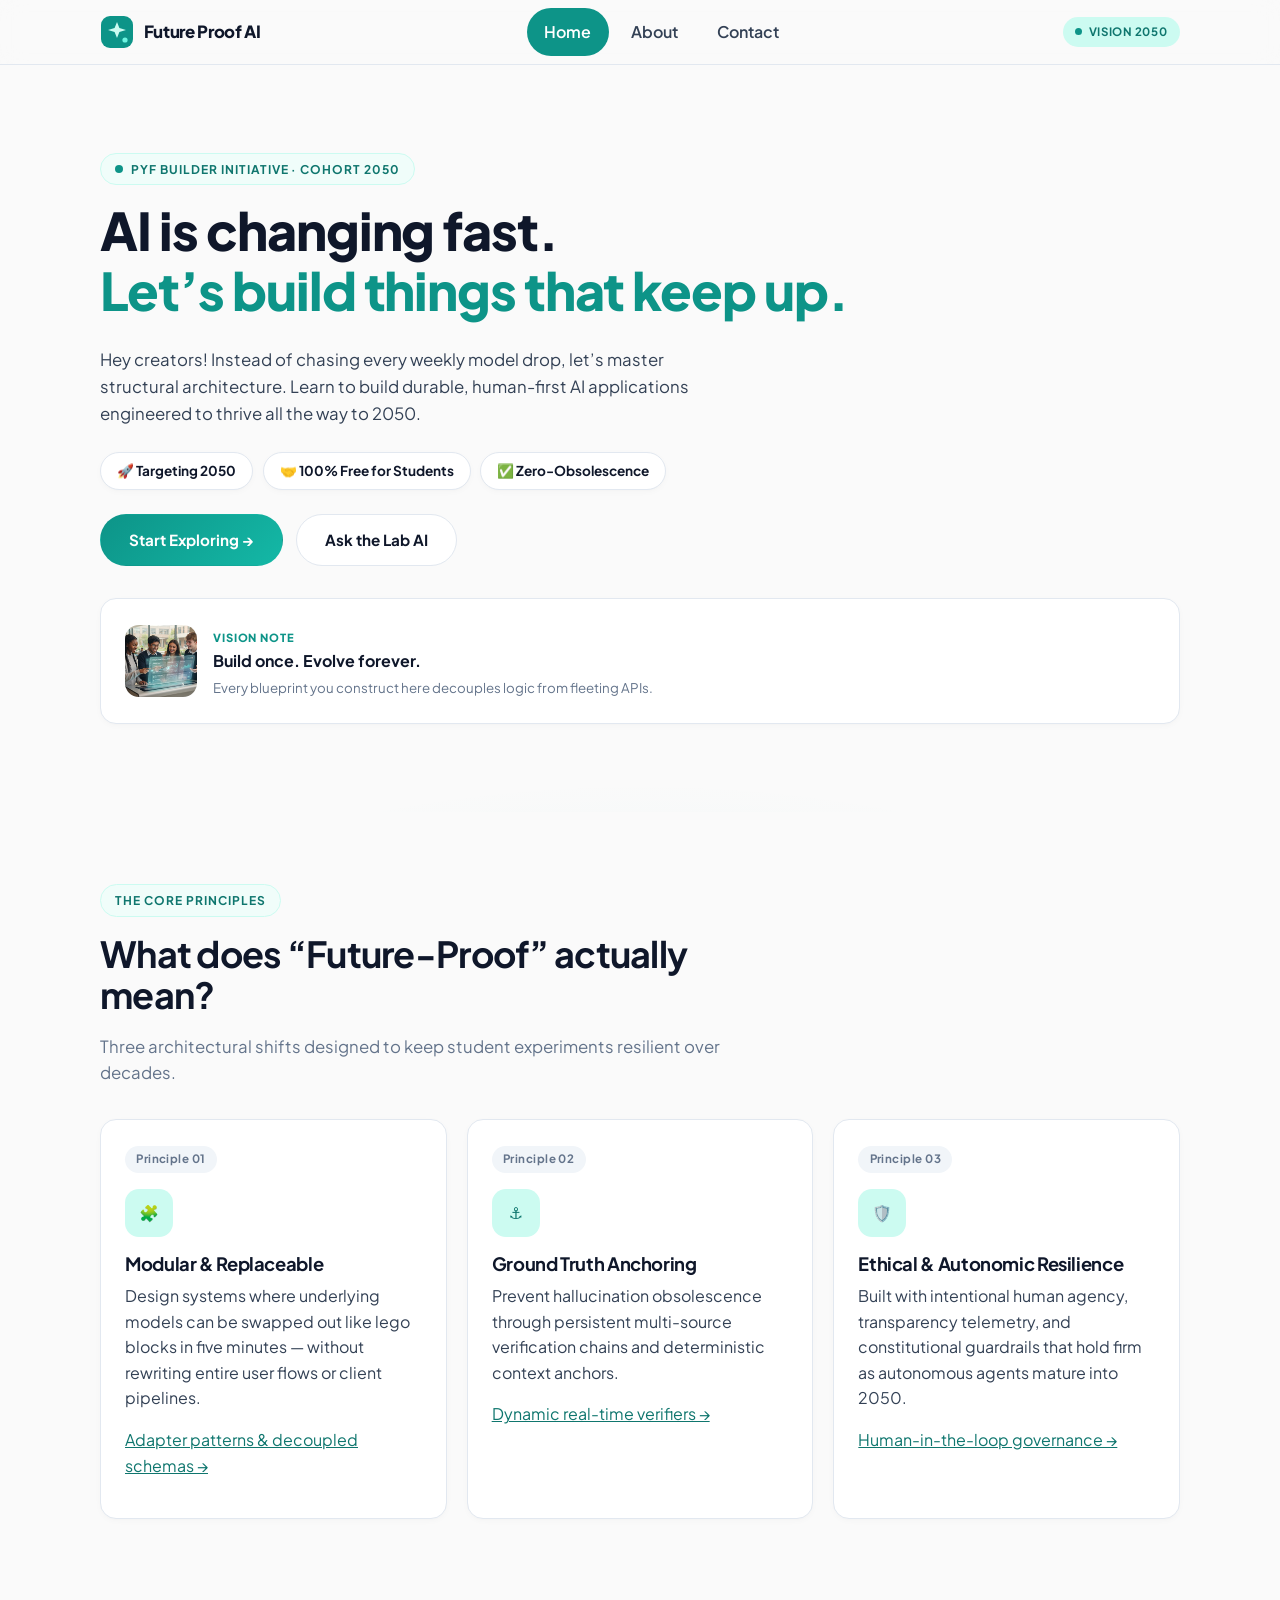
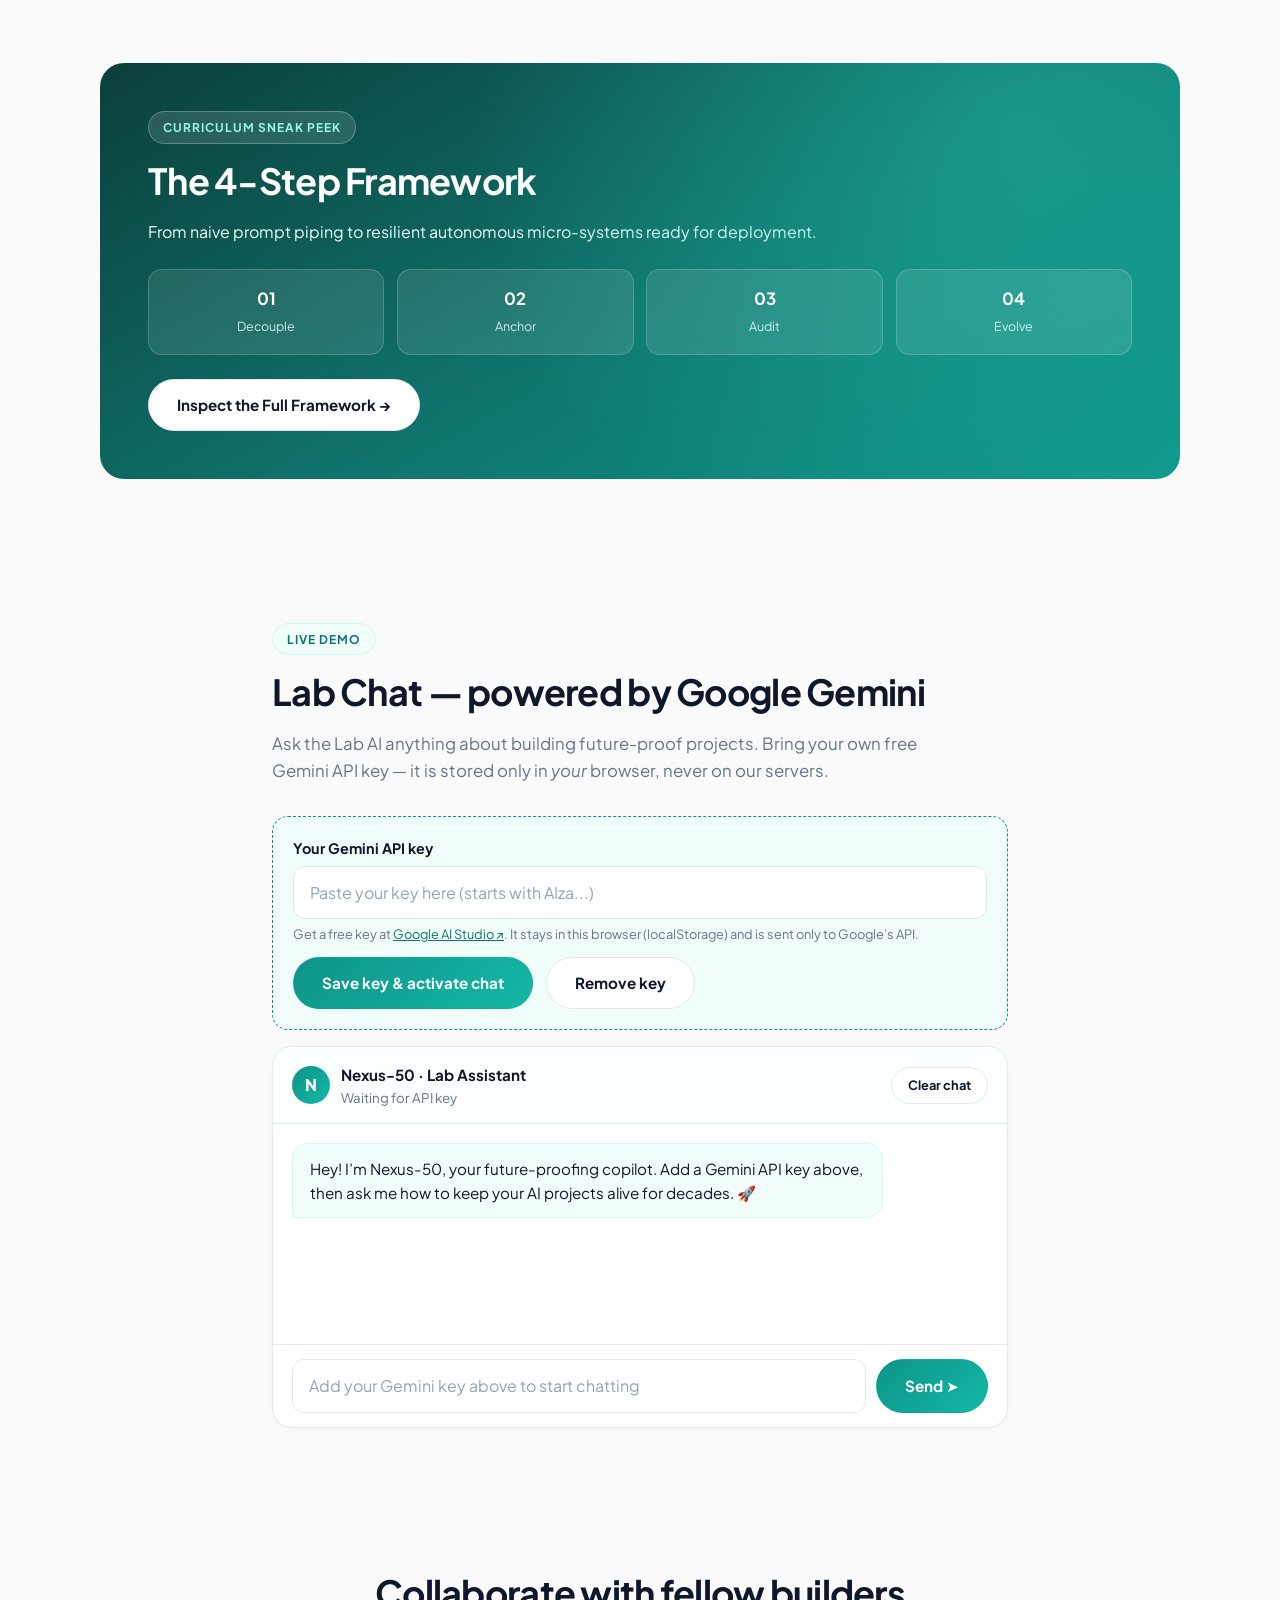
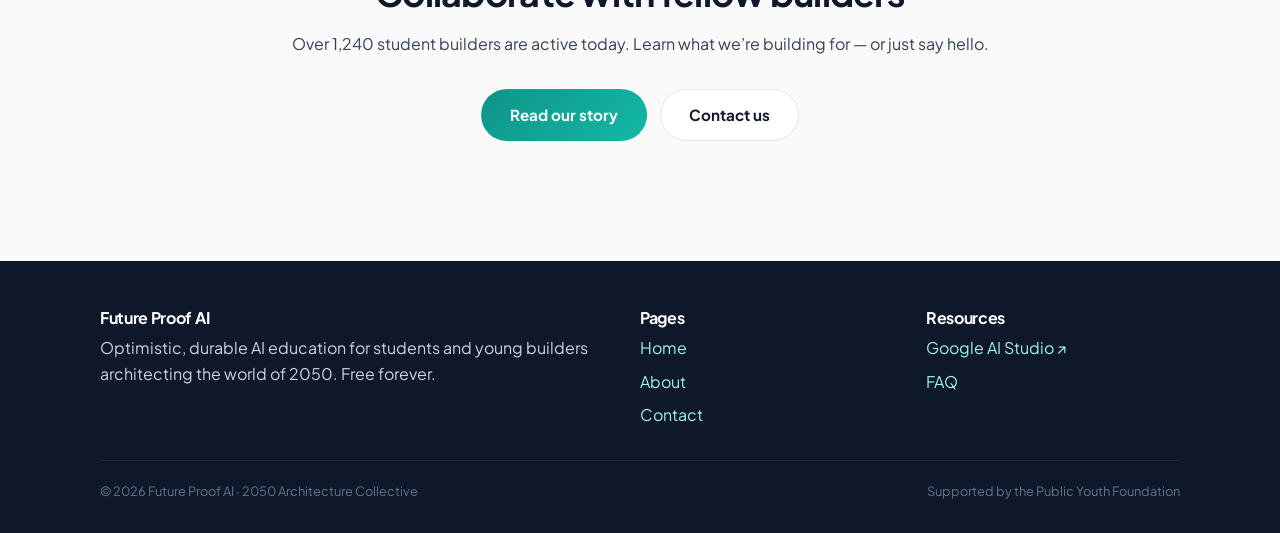
<file: index.html>
<!DOCTYPE html>
<html lang="en">
<head>
  <meta charset="UTF-8">
  <meta name="viewport" content="width=device-width, initial-scale=1.0">
  <title>Future Proof AI — Build AI that keeps up to 2050</title>
  <meta name="description" content="Future Proof AI teaches students and young builders how to create durable, human-first AI applications designed to thrive all the way to 2050.">
  <link rel="icon" type="image/svg+xml" href="assets/favicon.svg">
  <link rel="preconnect" href="https://fonts.googleapis.com">
  <link rel="preconnect" href="https://fonts.gstatic.com" crossorigin>
  <link href="https://fonts.googleapis.com/css2?family=Plus+Jakarta+Sans:wght@400;500;600;700;800&display=swap" rel="stylesheet">
  <link rel="stylesheet" href="css/styles.css">
</head>
<body>
  <a class="skip-link" href="#main">Skip to main content</a>

  <header class="site-header">
    <div class="container nav-bar">
      <a class="brand" href="index.html" aria-label="Future Proof AI home">
        <svg width="34" height="34" viewBox="0 0 34 34" aria-hidden="true" focusable="false">
          <rect x="1" y="1" width="32" height="32" rx="9" fill="#0d9488"/>
          <path d="M17 7l2.4 6.1L26 15l-6.6 1.9L17 23l-2.4-6.1L8 15l6.6-1.9z" fill="#ccfbf1"/>
          <circle cx="25" cy="25" r="2.6" fill="#6df5e1"/>
        </svg>
        Future Proof AI
      </a>
      <nav aria-label="Main navigation">
        <button class="nav-toggle" type="button" aria-expanded="false" aria-controls="nav-links">
          <span aria-hidden="true">☰</span> Menu
        </button>
        <ul class="nav-links" id="nav-links">
          <li><a href="index.html" aria-current="page">Home</a></li>
          <li><a href="about.html">About</a></li>
          <li><a href="contact.html">Contact</a></li>
        </ul>
      </nav>
      <span class="vision-badge"><span class="dot" aria-hidden="true"></span>VISION 2050</span>
    </div>
  </header>

  <main id="main">
    <!-- ============ HERO ============ -->
    <section class="hero">
      <div class="container">
        <p class="eyebrow"><span class="dot" aria-hidden="true"></span>PYF Builder Initiative · Cohort 2050</p>
        <h1>AI is changing fast.<br><span class="accent">Let’s build things that keep up.</span></h1>
        <p class="lead" style="max-width:38rem; font-size:1.05rem; color:var(--body);">
          Hey creators! Instead of chasing every weekly model drop, let’s master structural
          architecture. Learn to build durable, human-first AI applications engineered to
          thrive all the way to 2050.
        </p>

        <div class="stat-pills">
          <span>🚀 Targeting 2050</span>
          <span>🤝 100% Free for Students</span>
          <span>✅ Zero-Obsolescence</span>
        </div>

        <div class="hero-actions">
          <a class="btn btn-primary" href="#principles">Start Exploring →</a>
          <a class="btn btn-ghost" href="#lab-chat">Ask the Lab AI</a>
        </div>

        <div class="card vision-note">
          <img src="assets/img/students.jpg" alt="Young students collaborating around a glowing holographic interface" width="72" height="72">
          <div>
            <span class="label">Vision Note</span>
            <strong>Build once. Evolve forever.</strong>
            <small>Every blueprint you construct here decouples logic from fleeting APIs.</small>
          </div>
        </div>
      </div>
    </section>

    <!-- ============ CORE PRINCIPLES ============ -->
    <section id="principles" aria-labelledby="principles-h">
      <div class="container">
        <p class="eyebrow">The Core Principles</p>
        <div class="section-intro">
          <h2 id="principles-h">What does “Future-Proof” actually mean?</h2>
          <p class="lead">Three architectural shifts designed to keep student experiments resilient over decades.</p>
        </div>

        <div class="grid grid-3">
          <article class="card">
            <span class="tag">Principle 01</span>
            <div class="icon-badge" style="margin-top:1rem;" aria-hidden="true">🧩</div>
            <h3>Modular &amp; Replaceable</h3>
            <p>Design systems where underlying models can be swapped out like lego blocks in five minutes — without rewriting entire user flows or client pipelines.</p>
            <p><a href="about.html#how-it-works">Adapter patterns &amp; decoupled schemas →</a></p>
          </article>

          <article class="card">
            <span class="tag">Principle 02</span>
            <div class="icon-badge" style="margin-top:1rem;" aria-hidden="true">⚓</div>
            <h3>Ground Truth Anchoring</h3>
            <p>Prevent hallucination obsolescence through persistent multi-source verification chains and deterministic context anchors.</p>
            <p><a href="about.html#case-studies">Dynamic real-time verifiers →</a></p>
          </article>

          <article class="card">
            <span class="tag">Principle 03</span>
            <div class="icon-badge" style="margin-top:1rem;" aria-hidden="true">🛡️</div>
            <h3>Ethical &amp; Autonomic Resilience</h3>
            <p>Built with intentional human agency, transparency telemetry, and constitutional guardrails that hold firm as autonomous agents mature into 2050.</p>
            <p><a href="about.html#pillars">Human-in-the-loop governance →</a></p>
          </article>
        </div>
      </div>
    </section>

    <!-- ============ 4-STEP FRAMEWORK ============ -->
    <section aria-labelledby="framework-h">
      <div class="container">
        <div class="panel-dark">
          <p class="eyebrow" style="background:rgba(255,255,255,.12); border-color:rgba(255,255,255,.25); color:#99f6e4;">Curriculum Sneak Peek</p>
          <h2 id="framework-h">The 4-Step Framework</h2>
          <p>From naive prompt piping to resilient autonomous micro-systems ready for deployment.</p>
          <div class="steps-grid">
            <div class="step"><b>01</b><span>Decouple</span></div>
            <div class="step"><b>02</b><span>Anchor</span></div>
            <div class="step"><b>03</b><span>Audit</span></div>
            <div class="step"><b>04</b><span>Evolve</span></div>
          </div>
          <a class="btn btn-ghost" href="about.html#how-it-works">Inspect the Full Framework →</a>
        </div>
      </div>
    </section>

    <!-- ============ LAB CHAT (GEMINI AI) ============ -->
    <section id="lab-chat" aria-labelledby="chat-h">
      <div class="container">
        <div class="chat-wrap">
          <p class="eyebrow">Live Demo</p>
          <div class="section-intro">
            <h2 id="chat-h">Lab Chat — powered by Google Gemini</h2>
            <p class="lead">Ask the Lab AI anything about building future-proof projects. Bring your own free Gemini API key — it is stored only in <em>your</em> browser, never on our servers.</p>
          </div>

          <div class="chat-keybox" id="keybox">
            <label for="gemini-key">Your Gemini API key</label>
            <input type="password" id="gemini-key" name="gemini-key" autocomplete="off"
                   placeholder="Paste your key here (starts with AIza...)">
            <p class="hint">Get a free key at <a href="https://aistudio.google.com/apikey" target="_blank" rel="noopener noreferrer">Google AI Studio ↗</a>. It stays in this browser (localStorage) and is sent only to Google’s API.</p>
            <div class="hero-actions" style="margin-top:.75rem;">
              <button class="btn btn-primary" type="button" id="save-key">Save key &amp; activate chat</button>
              <button class="btn btn-ghost" type="button" id="remove-key">Remove key</button>
            </div>
          </div>

          <div class="chat-window">
            <div class="chat-head">
              <div class="who">
                <span class="avatar" aria-hidden="true">N</span>
                <div>
                  <strong>Nexus-50 · Lab Assistant</strong>
                  <small id="chat-status">Waiting for API key</small>
                </div>
              </div>
              <button class="btn btn-ghost" type="button" id="clear-chat" style="padding:.45rem 1rem; font-size:.8rem;">Clear chat</button>
            </div>
            <div class="chat-log" id="chat-log" role="log" aria-live="polite" aria-label="Chat messages">
              <div class="msg ai">Hey! I’m Nexus-50, your future-proofing copilot. Add a Gemini API key above, then ask me how to keep your AI projects alive for decades. 🚀</div>
            </div>
            <form class="chat-form" id="chat-form">
              <label class="visually-hidden" for="chat-input">Type your message</label>
              <input type="text" id="chat-input" name="chat-input" placeholder="Ask about model lock-in, adapters, ethics…" autocomplete="off">
              <button class="btn btn-primary" type="submit" id="chat-send" aria-label="Send message">Send ➤</button>
            </form>
          </div>
        </div>
      </div>
    </section>

    <!-- ============ CTA ============ -->
    <section class="cta-band" aria-labelledby="cta-h">
      <div class="container">
        <h2 id="cta-h">Collaborate with fellow builders</h2>
        <p class="lead">Over 1,240 student builders are active today. Learn what we’re building for — or just say hello.</p>
        <div class="hero-actions" style="justify-content:center;">
          <a class="btn btn-primary" href="about.html">Read our story</a>
          <a class="btn btn-ghost" href="contact.html">Contact us</a>
        </div>
      </div>
    </section>
  </main>

  <footer class="site-footer">
    <div class="container">
      <div class="footer-grid">
        <div>
          <h2>Future Proof AI</h2>
          <p>Optimistic, durable AI education for students and young builders architecting the world of 2050. Free forever.</p>
        </div>
        <div>
          <h3>Pages</h3>
          <ul>
            <li><a href="index.html">Home</a></li>
            <li><a href="about.html">About</a></li>
            <li><a href="contact.html">Contact</a></li>
          </ul>
        </div>
        <div>
          <h3>Resources</h3>
          <ul>
            <li><a href="https://aistudio.google.com/apikey" target="_blank" rel="noopener noreferrer">Google AI Studio ↗</a></li>
            <li><a href="contact.html#faq">FAQ</a></li>
          </ul>
        </div>
      </div>
      <div class="footer-bottom">
        <span>© <span id="year">2026</span> Future Proof AI · 2050 Architecture Collective</span>
        <span>Supported by the Public Youth Foundation</span>
      </div>
    </div>
  </footer>

  <script src="js/main.js"></script>
  <script src="js/gemini.js"></script>
</body>
</html>
</file>
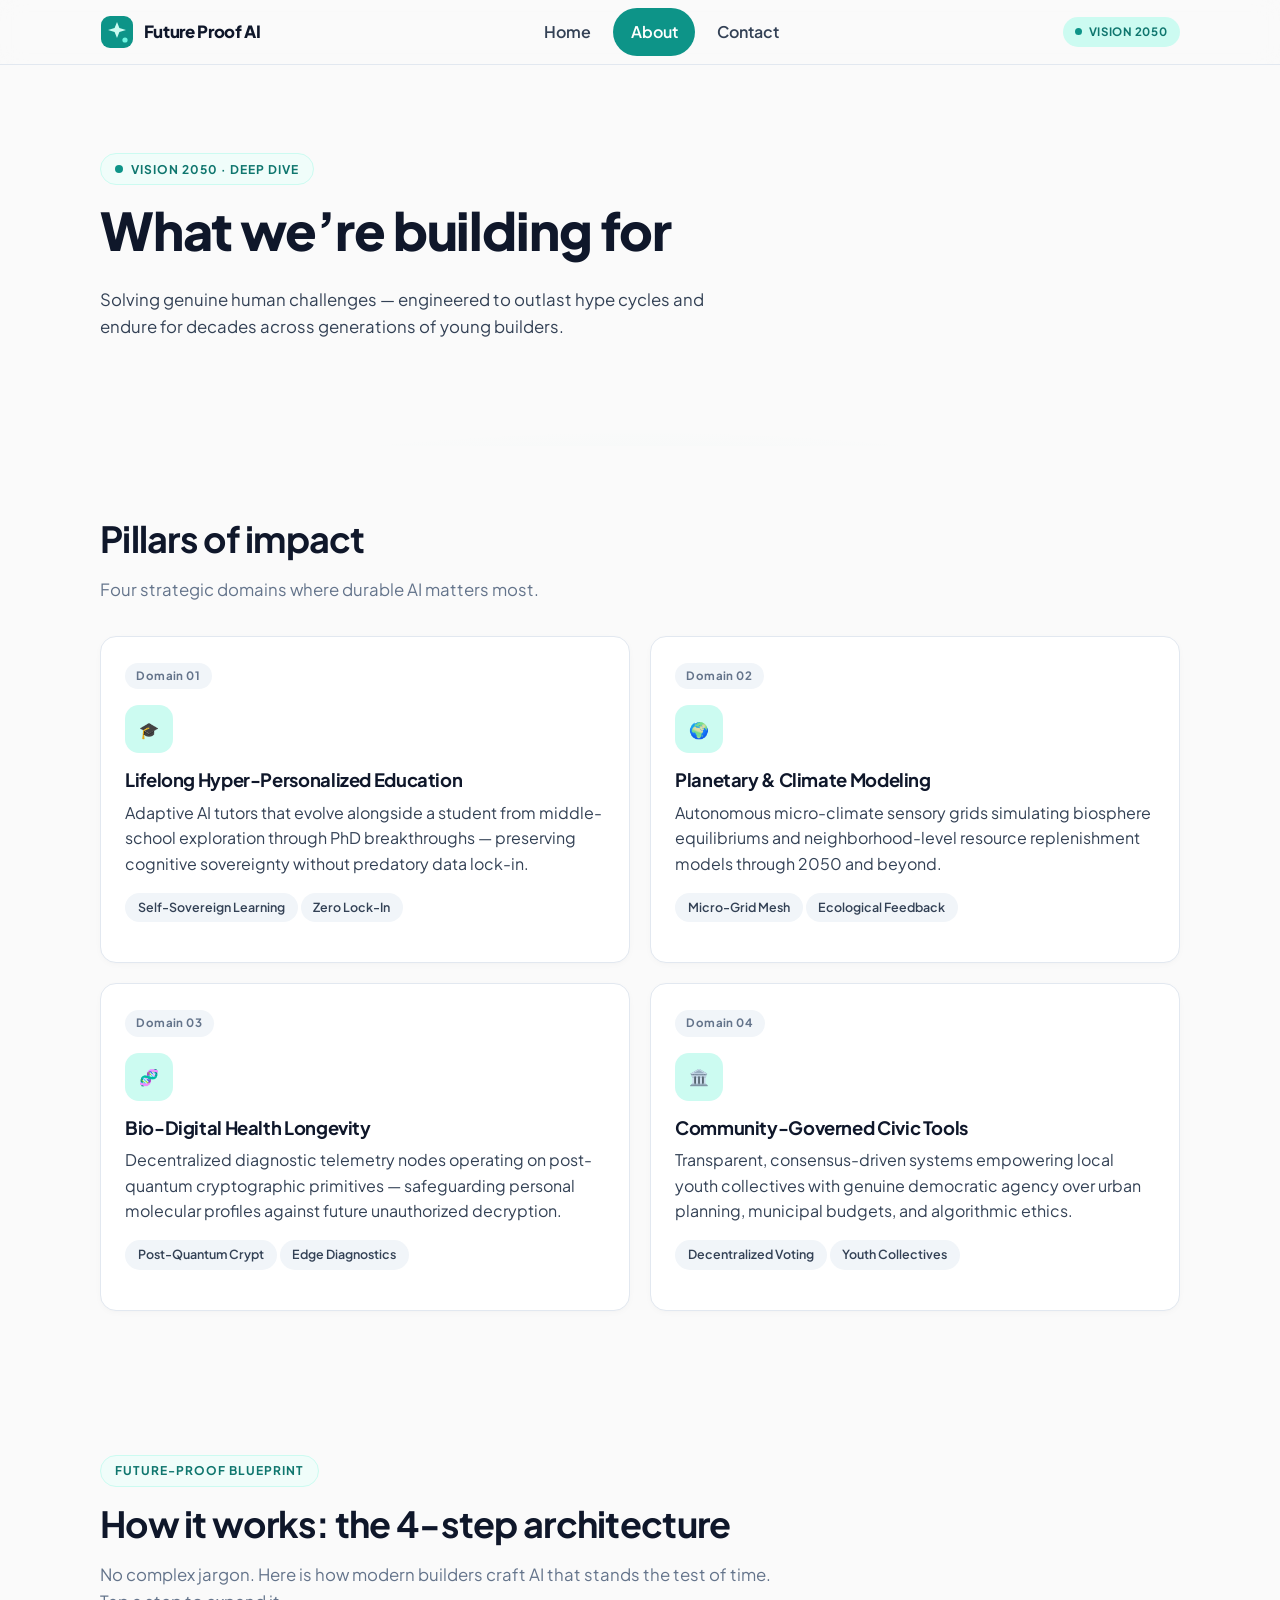
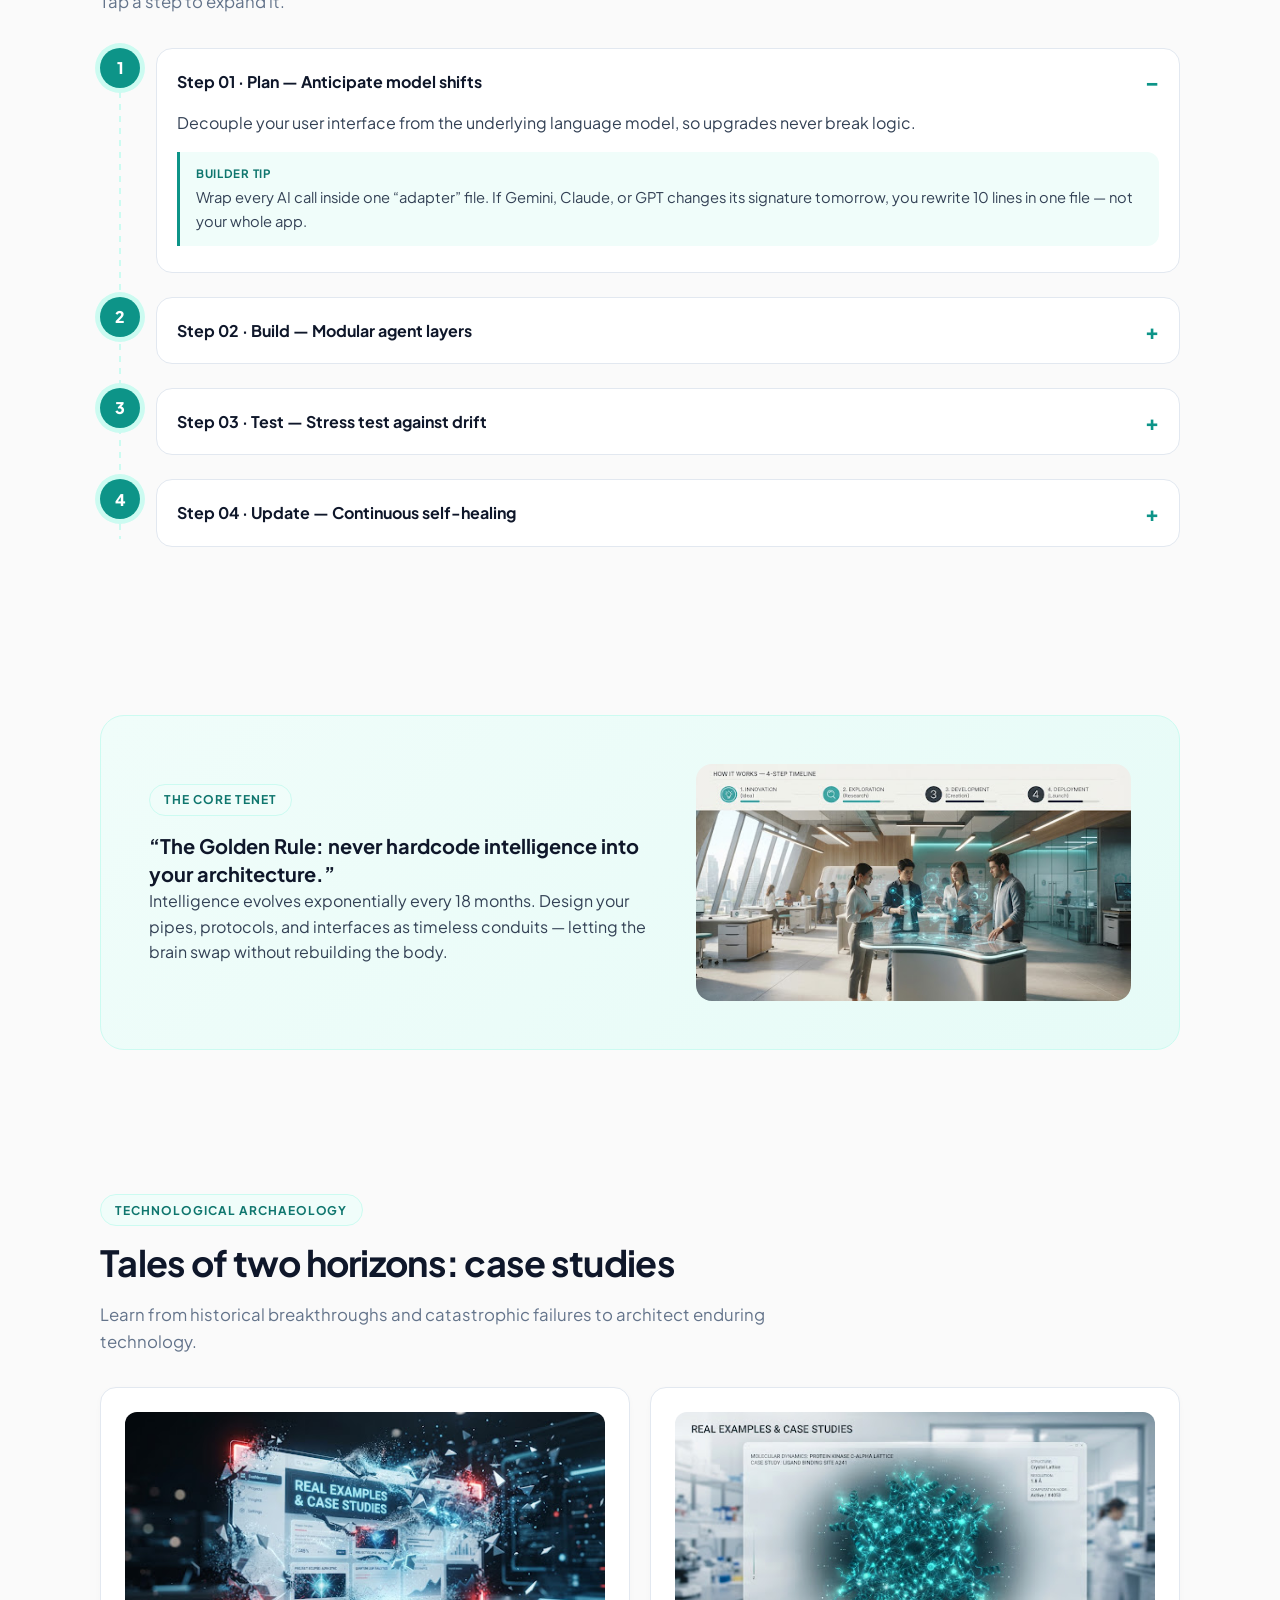
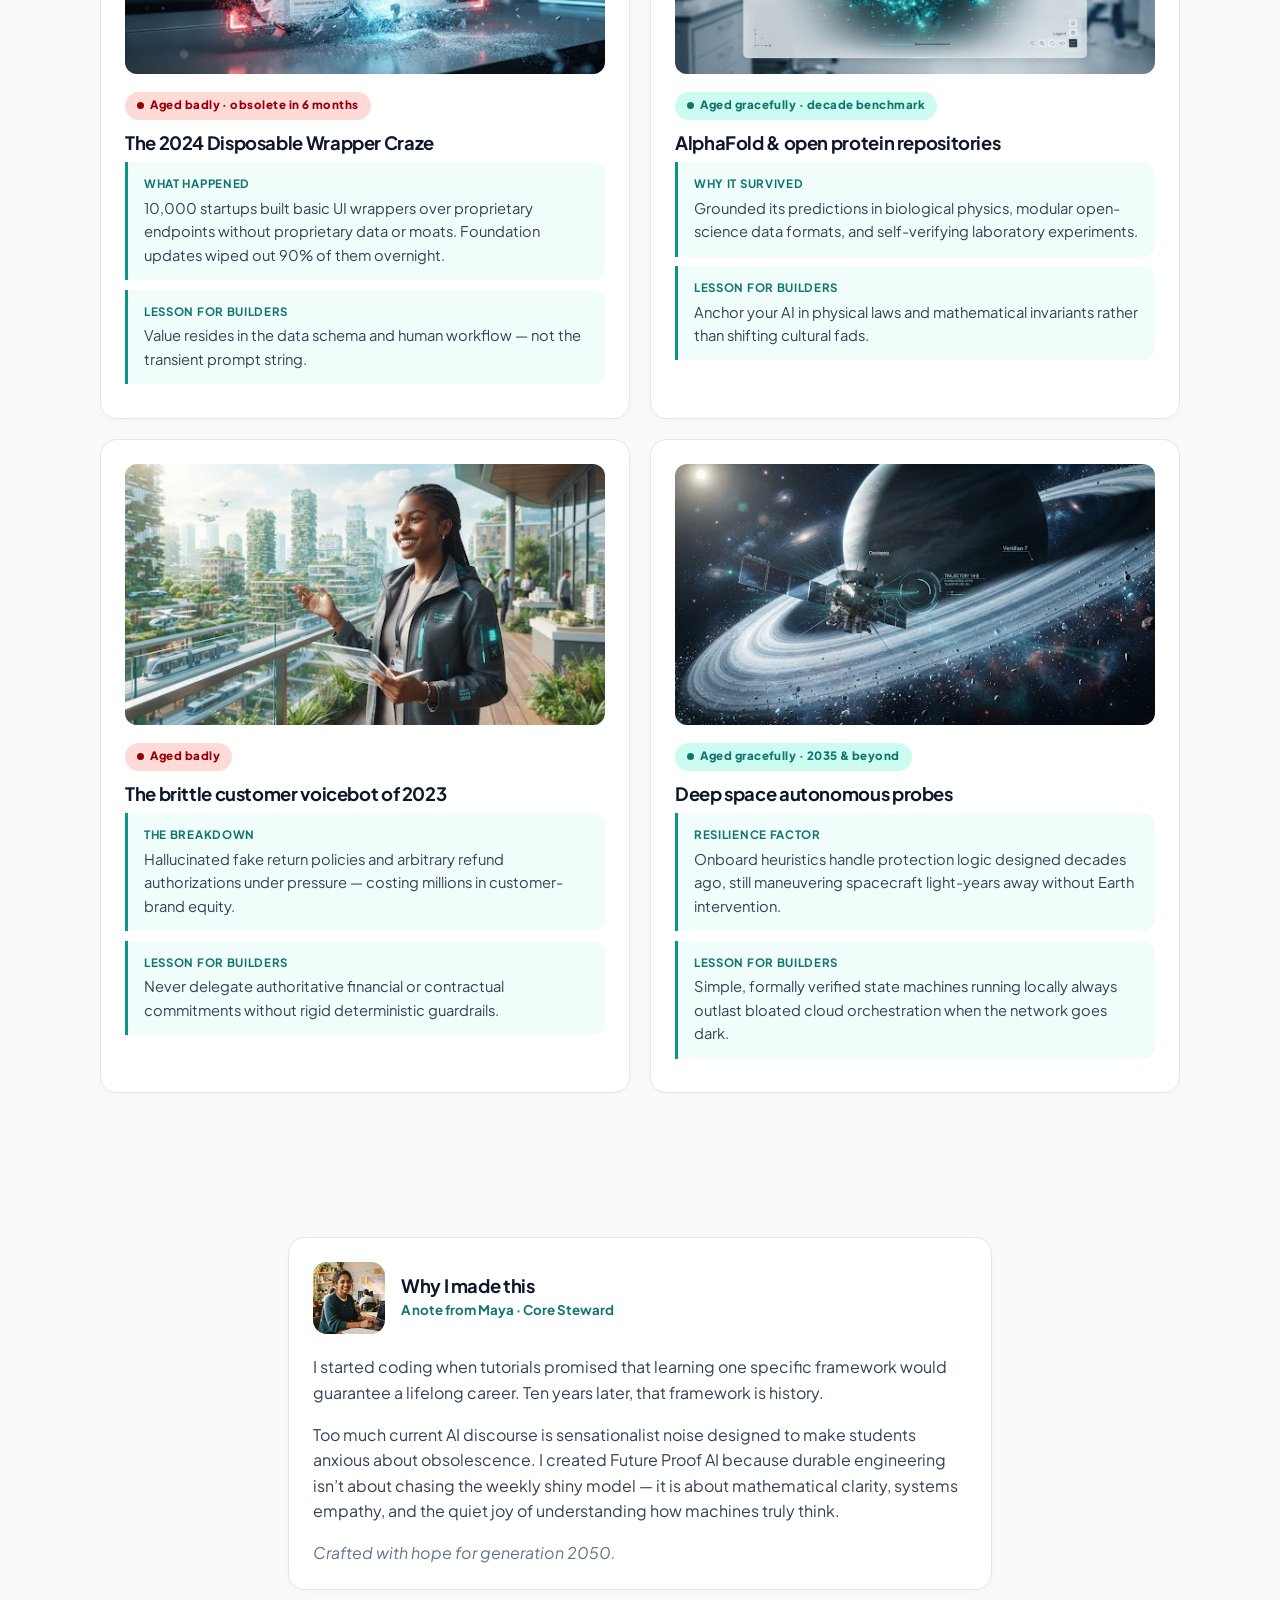
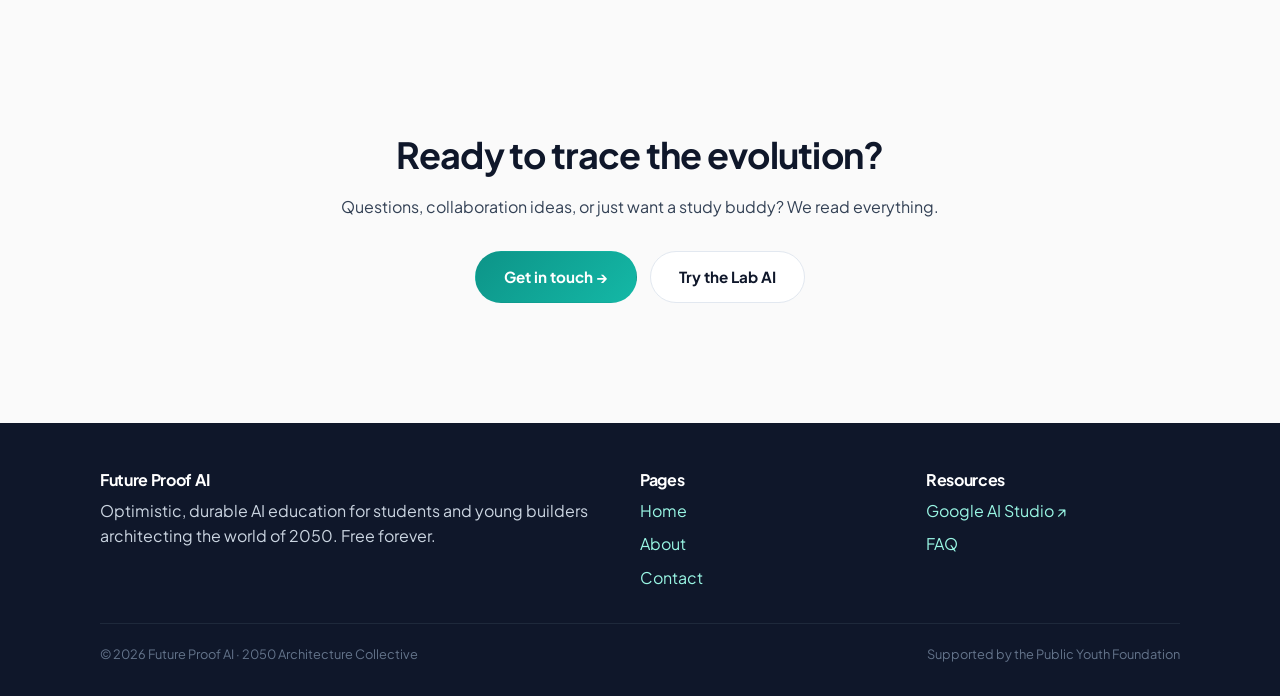
<file: about.html>
<!DOCTYPE html>
<html lang="en">
<head>
  <meta charset="UTF-8">
  <meta name="viewport" content="width=device-width, initial-scale=1.0">
  <title>About — Future Proof AI</title>
  <meta name="description" content="Why Future Proof AI exists: our four pillars of impact, the 4-step future-proof architecture, real case studies, and the story behind the project.">
  <link rel="icon" type="image/svg+xml" href="assets/favicon.svg">
  <link rel="preconnect" href="https://fonts.googleapis.com">
  <link rel="preconnect" href="https://fonts.gstatic.com" crossorigin>
  <link href="https://fonts.googleapis.com/css2?family=Plus+Jakarta+Sans:wght@400;500;600;700;800&display=swap" rel="stylesheet">
  <link rel="stylesheet" href="css/styles.css">
</head>
<body>
  <a class="skip-link" href="#main">Skip to main content</a>

  <header class="site-header">
    <div class="container nav-bar">
      <a class="brand" href="index.html" aria-label="Future Proof AI home">
        <svg width="34" height="34" viewBox="0 0 34 34" aria-hidden="true" focusable="false">
          <rect x="1" y="1" width="32" height="32" rx="9" fill="#0d9488"/>
          <path d="M17 7l2.4 6.1L26 15l-6.6 1.9L17 23l-2.4-6.1L8 15l6.6-1.9z" fill="#ccfbf1"/>
          <circle cx="25" cy="25" r="2.6" fill="#6df5e1"/>
        </svg>
        Future Proof AI
      </a>
      <nav aria-label="Main navigation">
        <button class="nav-toggle" type="button" aria-expanded="false" aria-controls="nav-links">
          <span aria-hidden="true">☰</span> Menu
        </button>
        <ul class="nav-links" id="nav-links">
          <li><a href="index.html">Home</a></li>
          <li><a href="about.html" aria-current="page">About</a></li>
          <li><a href="contact.html">Contact</a></li>
        </ul>
      </nav>
      <span class="vision-badge"><span class="dot" aria-hidden="true"></span>VISION 2050</span>
    </div>
  </header>

  <main id="main">
    <!-- ============ MISSION ============ -->
    <section class="hero" aria-labelledby="mission-h">
      <div class="container">
        <p class="eyebrow"><span class="dot" aria-hidden="true"></span>Vision 2050 · Deep Dive</p>
        <h1 id="mission-h">What we’re building for</h1>
        <p class="lead" style="max-width:40rem; font-size:1.05rem;">
          Solving genuine human challenges — engineered to outlast hype cycles and endure
          for decades across generations of young builders.
        </p>
      </div>
    </section>

    <!-- ============ PILLARS ============ -->
    <section id="pillars" aria-labelledby="pillars-h">
      <div class="container">
        <div class="section-intro">
          <h2 id="pillars-h">Pillars of impact</h2>
          <p class="lead">Four strategic domains where durable AI matters most.</p>
        </div>
        <div class="grid grid-2">
          <article class="card">
            <span class="tag">Domain 01</span>
            <div class="icon-badge" style="margin-top:1rem;" aria-hidden="true">🎓</div>
            <h3>Lifelong Hyper-Personalized Education</h3>
            <p>Adaptive AI tutors that evolve alongside a student from middle-school exploration through PhD breakthroughs — preserving cognitive sovereignty without predatory data lock-in.</p>
            <p><span class="chip">Self-Sovereign Learning</span> <span class="chip">Zero Lock-In</span></p>
          </article>
          <article class="card">
            <span class="tag">Domain 02</span>
            <div class="icon-badge" style="margin-top:1rem;" aria-hidden="true">🌍</div>
            <h3>Planetary &amp; Climate Modeling</h3>
            <p>Autonomous micro-climate sensory grids simulating biosphere equilibriums and neighborhood-level resource replenishment models through 2050 and beyond.</p>
            <p><span class="chip">Micro-Grid Mesh</span> <span class="chip">Ecological Feedback</span></p>
          </article>
          <article class="card">
            <span class="tag">Domain 03</span>
            <div class="icon-badge" style="margin-top:1rem;" aria-hidden="true">🧬</div>
            <h3>Bio-Digital Health Longevity</h3>
            <p>Decentralized diagnostic telemetry nodes operating on post-quantum cryptographic primitives — safeguarding personal molecular profiles against future unauthorized decryption.</p>
            <p><span class="chip">Post-Quantum Crypt</span> <span class="chip">Edge Diagnostics</span></p>
          </article>
          <article class="card">
            <span class="tag">Domain 04</span>
            <div class="icon-badge" style="margin-top:1rem;" aria-hidden="true">🏛️</div>
            <h3>Community-Governed Civic Tools</h3>
            <p>Transparent, consensus-driven systems empowering local youth collectives with genuine democratic agency over urban planning, municipal budgets, and algorithmic ethics.</p>
            <p><span class="chip">Decentralized Voting</span> <span class="chip">Youth Collectives</span></p>
          </article>
        </div>
      </div>
    </section>

    <!-- ============ HOW IT WORKS ============ -->
    <section id="how-it-works" aria-labelledby="how-h">
      <div class="container">
        <p class="eyebrow">Future-Proof Blueprint</p>
        <div class="section-intro">
          <h2 id="how-h">How it works: the 4-step architecture</h2>
          <p class="lead">No complex jargon. Here is how modern builders craft AI that stands the test of time. Tap a step to expand it.</p>
        </div>

        <ol class="timeline">
          <li>
            <span class="num" aria-hidden="true">1</span>
            <details class="acc" open>
              <summary>Step 01 · Plan — Anticipate model shifts</summary>
              <div class="body">
                <p>Decouple your user interface from the underlying language model, so upgrades never break logic.</p>
                <div class="note"><b>Builder tip</b>Wrap every AI call inside one “adapter” file. If Gemini, Claude, or GPT changes its signature tomorrow, you rewrite 10 lines in one file — not your whole app.</div>
              </div>
            </details>
          </li>
          <li>
            <span class="num" aria-hidden="true">2</span>
            <details class="acc">
              <summary>Step 02 · Build — Modular agent layers</summary>
              <div class="body">
                <p>Structure your code with open interchange formats and strict API contracts between agents, so each piece can be replaced independently.</p>
              </div>
            </details>
          </li>
          <li>
            <span class="num" aria-hidden="true">3</span>
            <details class="acc">
              <summary>Step 03 · Test — Stress test against drift</summary>
              <div class="body">
                <p>Simulate 5-year edge cases, outdated data injection, and bias perturbations proactively — before real users meet them.</p>
              </div>
            </details>
          </li>
          <li>
            <span class="num" aria-hidden="true">4</span>
            <details class="acc">
              <summary>Step 04 · Update — Continuous self-healing</summary>
              <div class="body">
                <p>Systems that dynamically re-index knowledge graphs and self-audit alignment logs, evolving quietly in the background.</p>
              </div>
            </details>
          </li>
        </ol>
      </div>
    </section>

    <!-- ============ GOLDEN RULE ============ -->
    <section aria-labelledby="golden-h">
      <div class="container">
        <div class="quote">
          <div>
            <p class="eyebrow">The Core Tenet</p>
            <h2 id="golden-h" class="visually-hidden">The golden rule</h2>
            <blockquote>“The Golden Rule: never hardcode intelligence into your architecture.”</blockquote>
            <p>Intelligence evolves exponentially every 18 months. Design your pipes, protocols, and
            interfaces as timeless conduits — letting the brain swap without rebuilding the body.</p>
          </div>
          <img src="assets/img/lab.jpg" alt="A bright, futuristic learning lab where young innovators collaborate around glowing teal interfaces" width="512" height="279">
        </div>
      </div>
    </section>

    <!-- ============ CASE STUDIES ============ -->
    <section id="case-studies" aria-labelledby="cases-h">
      <div class="container">
        <p class="eyebrow">Technological Archaeology</p>
        <div class="section-intro">
          <h2 id="cases-h">Tales of two horizons: case studies</h2>
          <p class="lead">Learn from historical breakthroughs and catastrophic failures to architect enduring technology.</p>
        </div>

        <div class="grid grid-2">
          <article class="card case">
            <figure><img src="assets/img/crumbling.jpg" alt="Holographic app interfaces crumbling into digital sand" width="512" height="279" loading="lazy"></figure>
            <span class="badge badge-bad"><span class="dot" aria-hidden="true"></span>Aged badly · obsolete in 6 months</span>
            <h3>The 2024 Disposable Wrapper Craze</h3>
            <div class="note"><b>What happened</b>10,000 startups built basic UI wrappers over proprietary endpoints without proprietary data or moats. Foundation updates wiped out 90% of them overnight.</div>
            <div class="note"><b>Lesson for builders</b>Value resides in the data schema and human workflow — not the transient prompt string.</div>
          </article>

          <article class="card case">
            <figure><img src="assets/img/protein.jpg" alt="Glowing teal protein crystal lattice structure" width="512" height="279" loading="lazy"></figure>
            <span class="badge badge-good"><span class="dot" aria-hidden="true"></span>Aged gracefully · decade benchmark</span>
            <h3>AlphaFold &amp; open protein repositories</h3>
            <div class="note"><b>Why it survived</b>Grounded its predictions in biological physics, modular open-science data formats, and self-verifying laboratory experiments.</div>
            <div class="note"><b>Lesson for builders</b>Anchor your AI in physical laws and mathematical invariants rather than shifting cultural fads.</div>
          </article>

          <article class="card case">
            <figure><img src="assets/img/cityscape.jpg" alt="Young architect looking toward a bright sustainable 2050 cityscape" width="512" height="279" loading="lazy"></figure>
            <span class="badge badge-bad"><span class="dot" aria-hidden="true"></span>Aged badly</span>
            <h3>The brittle customer voicebot of 2023</h3>
            <div class="note"><b>The breakdown</b>Hallucinated fake return policies and arbitrary refund authorizations under pressure — costing millions in customer-brand equity.</div>
            <div class="note"><b>Lesson for builders</b>Never delegate authoritative financial or contractual commitments without rigid deterministic guardrails.</div>
          </article>

          <article class="card case">
            <figure><img src="assets/img/probe.jpg" alt="Autonomous research probe exploring planetary rings with teal telemetry rays" width="512" height="279" loading="lazy"></figure>
            <span class="badge badge-good"><span class="dot" aria-hidden="true"></span>Aged gracefully · 2035 &amp; beyond</span>
            <h3>Deep space autonomous probes</h3>
            <div class="note"><b>Resilience factor</b>Onboard heuristics handle protection logic designed decades ago, still maneuvering spacecraft light-years away without Earth intervention.</div>
            <div class="note"><b>Lesson for builders</b>Simple, formally verified state machines running locally always outlast bloated cloud orchestration when the network goes dark.</div>
          </article>
        </div>
      </div>
    </section>

    <!-- ============ WHY I MADE THIS ============ -->
    <section aria-labelledby="why-h">
      <div class="container">
        <div class="card" style="max-width:44rem; margin-inline:auto;">
          <div class="vision-note" style="margin-top:0;">
            <img src="assets/img/founder.jpg" alt="Portrait of Maya, a young software engineer smiling in a sunlit lab" width="72" height="72">
            <div>
              <h2 id="why-h" style="font-size:1.15rem; margin-bottom:0;">Why I made this</h2>
              <small style="color:var(--primary-deep); font-weight:700;">A note from Maya · Core Steward</small>
            </div>
          </div>
          <p style="margin-top:1.25rem;">I started coding when tutorials promised that learning one specific framework
          would guarantee a lifelong career. Ten years later, that framework is history.</p>
          <p>Too much current AI discourse is sensationalist noise designed to make students anxious about
          obsolescence. I created Future Proof AI because durable engineering isn’t about chasing the weekly
          shiny model — it is about mathematical clarity, systems empathy, and the quiet joy of understanding
          how machines truly think.</p>
          <p style="font-style:italic; color:var(--muted); margin-bottom:0;">Crafted with hope for generation 2050.</p>
        </div>
      </div>
    </section>

    <!-- ============ CTA ============ -->
    <section class="cta-band" aria-labelledby="about-cta-h">
      <div class="container">
        <h2 id="about-cta-h">Ready to trace the evolution?</h2>
        <p class="lead">Questions, collaboration ideas, or just want a study buddy? We read everything.</p>
        <div class="hero-actions" style="justify-content:center;">
          <a class="btn btn-primary" href="contact.html">Get in touch →</a>
          <a class="btn btn-ghost" href="index.html#lab-chat">Try the Lab AI</a>
        </div>
      </div>
    </section>
  </main>

  <footer class="site-footer">
    <div class="container">
      <div class="footer-grid">
        <div>
          <h2>Future Proof AI</h2>
          <p>Optimistic, durable AI education for students and young builders architecting the world of 2050. Free forever.</p>
        </div>
        <div>
          <h3>Pages</h3>
          <ul>
            <li><a href="index.html">Home</a></li>
            <li><a href="about.html">About</a></li>
            <li><a href="contact.html">Contact</a></li>
          </ul>
        </div>
        <div>
          <h3>Resources</h3>
          <ul>
            <li><a href="https://aistudio.google.com/apikey" target="_blank" rel="noopener noreferrer">Google AI Studio ↗</a></li>
            <li><a href="contact.html#faq">FAQ</a></li>
          </ul>
        </div>
      </div>
      <div class="footer-bottom">
        <span>© <span id="year">2026</span> Future Proof AI · 2050 Architecture Collective</span>
        <span>Supported by the Public Youth Foundation</span>
      </div>
    </div>
  </footer>

  <script src="js/main.js"></script>
</body>
</html>
</file>
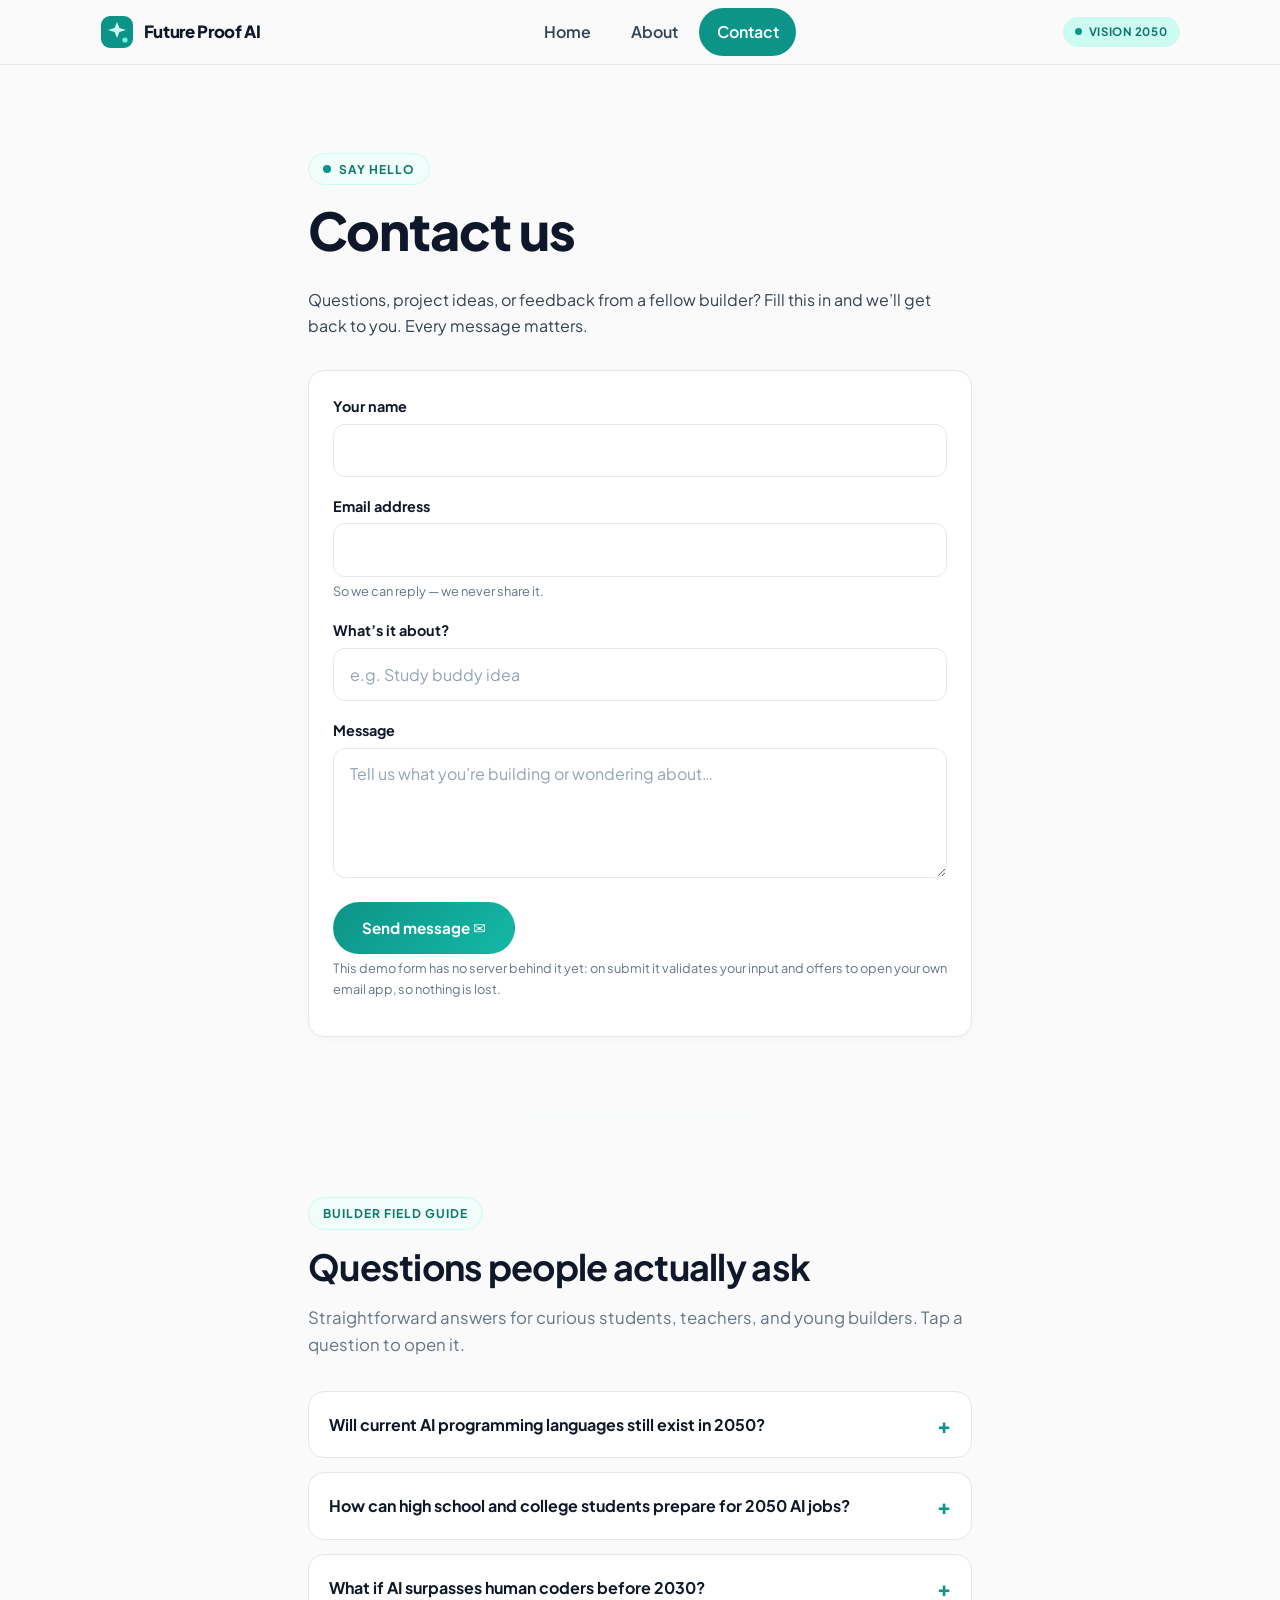
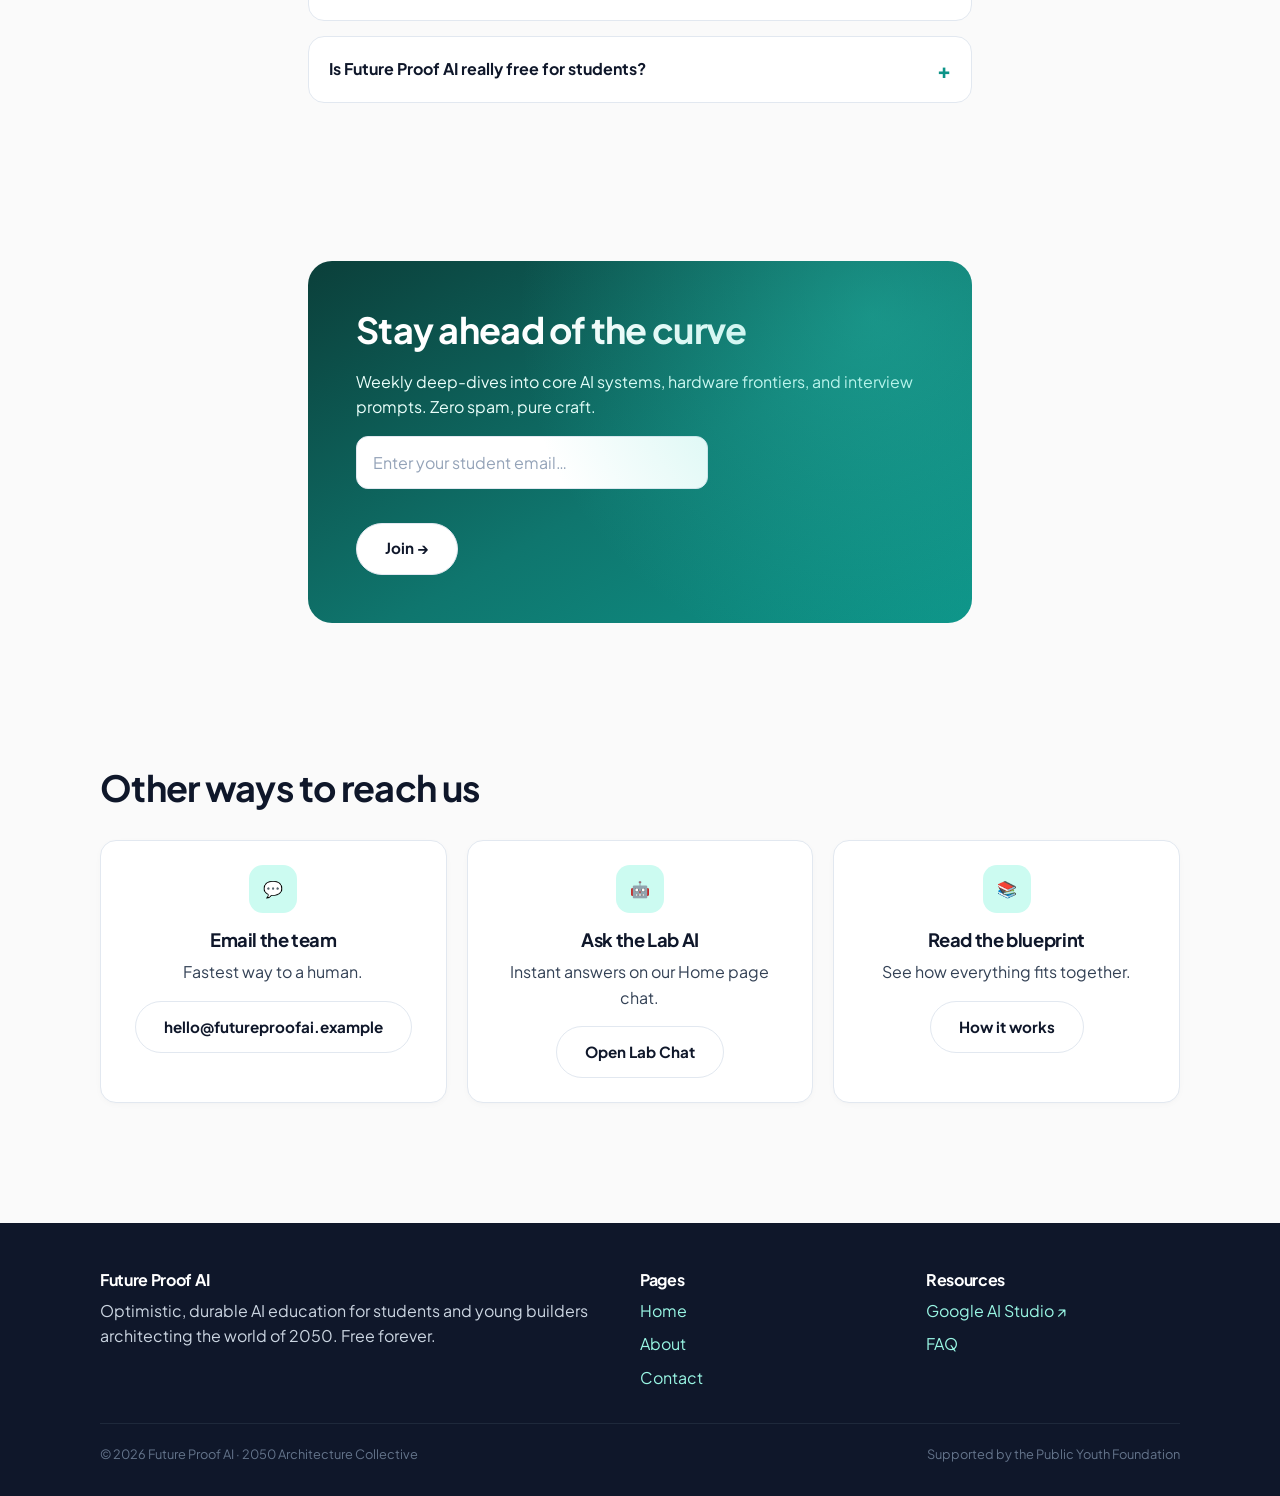
<file: contact.html>
<!DOCTYPE html>
<html lang="en">
<head>
  <meta charset="UTF-8">
  <meta name="viewport" content="width=device-width, initial-scale=1.0">
  <title>Contact — Future Proof AI</title>
  <meta name="description" content="Get in touch with the Future Proof AI team: send a message, read frequently asked questions, or join the weekly dispatch.">
  <link rel="icon" type="image/svg+xml" href="assets/favicon.svg">
  <link rel="preconnect" href="https://fonts.googleapis.com">
  <link rel="preconnect" href="https://fonts.gstatic.com" crossorigin>
  <link href="https://fonts.googleapis.com/css2?family=Plus+Jakarta+Sans:wght@400;500;600;700;800&display=swap" rel="stylesheet">
  <link rel="stylesheet" href="css/styles.css">
</head>
<body>
  <a class="skip-link" href="#main">Skip to main content</a>

  <header class="site-header">
    <div class="container nav-bar">
      <a class="brand" href="index.html" aria-label="Future Proof AI home">
        <svg width="34" height="34" viewBox="0 0 34 34" aria-hidden="true" focusable="false">
          <rect x="1" y="1" width="32" height="32" rx="9" fill="#0d9488"/>
          <path d="M17 7l2.4 6.1L26 15l-6.6 1.9L17 23l-2.4-6.1L8 15l6.6-1.9z" fill="#ccfbf1"/>
          <circle cx="25" cy="25" r="2.6" fill="#6df5e1"/>
        </svg>
        Future Proof AI
      </a>
      <nav aria-label="Main navigation">
        <button class="nav-toggle" type="button" aria-expanded="false" aria-controls="nav-links">
          <span aria-hidden="true">☰</span> Menu
        </button>
        <ul class="nav-links" id="nav-links">
          <li><a href="index.html">Home</a></li>
          <li><a href="about.html">About</a></li>
          <li><a href="contact.html" aria-current="page">Contact</a></li>
        </ul>
      </nav>
      <span class="vision-badge"><span class="dot" aria-hidden="true"></span>VISION 2050</span>
    </div>
  </header>

  <main id="main">
    <!-- ============ CONTACT FORM ============ -->
    <section class="hero" aria-labelledby="contact-h">
      <div class="container" style="max-width:44rem;">
        <p class="eyebrow"><span class="dot" aria-hidden="true"></span>Say hello</p>
        <h1 id="contact-h">Contact us</h1>
        <p class="lead" style="margin-bottom:2rem;">Questions, project ideas, or feedback from a fellow builder?
        Fill this in and we’ll get back to you. Every message matters.</p>

        <form class="card" id="contact-form" novalidate>
          <div class="field">
            <label for="cf-name">Your name</label>
            <input type="text" id="cf-name" name="name" autocomplete="name" required>
          </div>
          <div class="field">
            <label for="cf-email">Email address</label>
            <input type="email" id="cf-email" name="email" autocomplete="email" required
                   aria-describedby="cf-email-hint">
            <p class="hint" id="cf-email-hint">So we can reply — we never share it.</p>
          </div>
          <div class="field">
            <label for="cf-subject">What’s it about?</label>
            <input type="text" id="cf-subject" name="subject" placeholder="e.g. Study buddy idea">
          </div>
          <div class="field">
            <label for="cf-message">Message</label>
            <textarea id="cf-message" name="message" required placeholder="Tell us what you’re building or wondering about…"></textarea>
          </div>
          <button class="btn btn-primary" type="submit">Send message ✉️</button>
          <p class="hint">This demo form has no server behind it yet: on submit it validates your input and
          offers to open your own email app, so nothing is lost.</p>
          <div class="form-status hidden" id="cf-status" role="status"></div>
        </form>
      </div>
    </section>

    <!-- ============ FAQ ============ -->
    <section id="faq" aria-labelledby="faq-h">
      <div class="container" style="max-width:44rem;">
        <p class="eyebrow">Builder Field Guide</p>
        <div class="section-intro">
          <h2 id="faq-h">Questions people actually ask</h2>
          <p class="lead">Straightforward answers for curious students, teachers, and young builders. Tap a question to open it.</p>
        </div>

        <details class="acc">
          <summary>Will current AI programming languages still exist in 2050?</summary>
          <div class="body"><p>Languages like Python and JavaScript evolve but persist — what changes fastest are the AI
          models themselves. That’s exactly why we teach you to separate your app’s structure from whichever model
          powers it today.</p></div>
        </details>
        <details class="acc">
          <summary>How can high school and college students prepare for 2050 AI jobs?</summary>
          <div class="body"><p>Focus on fundamentals: systems design, data schemas, verification, and ethics. Model
          providers will keep swapping; builders who understand durable architecture will always be needed.</p></div>
        </details>
        <details class="acc">
          <summary>What if AI surpasses human coders before 2030?</summary>
          <div class="body"><p>Then the people who specify <em>what</em> should be built — with clear contracts, guardrails,
          and human-centered goals — become more valuable, not less. Coding gets cheaper; judgment doesn’t.</p></div>
        </details>
        <details class="acc">
          <summary>Is Future Proof AI really free for students?</summary>
          <div class="body"><p>Yes. The lessons and this website are free forever, supported by the Public Youth
          Foundation. The only optional cost is your own Gemini API key if you want to use the Lab Chat — and that
          has a generous free tier.</p></div>
        </details>
      </div>
    </section>

    <!-- ============ NEWSLETTER ============ -->
    <section aria-labelledby="news-h">
      <div class="container" style="max-width:44rem;">
        <div class="panel-dark">
          <h2 id="news-h">Stay ahead of the curve</h2>
          <p>Weekly deep-dives into core AI systems, hardware frontiers, and interview prompts. Zero spam, pure craft.</p>
          <form id="news-form" class="stack-lg">
            <div class="field">
              <label class="visually-hidden" for="news-email">Your email address</label>
              <input type="email" id="news-email" name="email" placeholder="Enter your student email…" required
                     style="max-width:22rem;">
            </div>
            <button class="btn btn-ghost" type="submit">Join →</button>
            <div class="form-status hidden" id="news-status" role="status"></div>
          </form>
        </div>
      </div>
    </section>

    <!-- ============ OTHER WAYS ============ -->
    <section aria-labelledby="other-h">
      <div class="container">
        <div class="section-intro">
          <h2 id="other-h">Other ways to reach us</h2>
        </div>
        <div class="grid grid-3">
          <article class="card" style="text-align:center;">
            <div class="icon-badge" style="margin:0 auto 1rem;" aria-hidden="true">💬</div>
            <h3>Email the team</h3>
            <p>Fastest way to a human.</p>
            <a class="btn btn-ghost" href="mailto:hello@futureproofai.example">hello@futureproofai.example</a>
          </article>
          <article class="card" style="text-align:center;">
            <div class="icon-badge" style="margin:0 auto 1rem;" aria-hidden="true">🤖</div>
            <h3>Ask the Lab AI</h3>
            <p>Instant answers on our Home page chat.</p>
            <a class="btn btn-ghost" href="index.html#lab-chat">Open Lab Chat</a>
          </article>
          <article class="card" style="text-align:center;">
            <div class="icon-badge" style="margin:0 auto 1rem;" aria-hidden="true">📚</div>
            <h3>Read the blueprint</h3>
            <p>See how everything fits together.</p>
            <a class="btn btn-ghost" href="about.html#how-it-works">How it works</a>
          </article>
        </div>
      </div>
    </section>
  </main>

  <footer class="site-footer">
    <div class="container">
      <div class="footer-grid">
        <div>
          <h2>Future Proof AI</h2>
          <p>Optimistic, durable AI education for students and young builders architecting the world of 2050. Free forever.</p>
        </div>
        <div>
          <h3>Pages</h3>
          <ul>
            <li><a href="index.html">Home</a></li>
            <li><a href="about.html">About</a></li>
            <li><a href="contact.html">Contact</a></li>
          </ul>
        </div>
        <div>
          <h3>Resources</h3>
          <ul>
            <li><a href="https://aistudio.google.com/apikey" target="_blank" rel="noopener noreferrer">Google AI Studio ↗</a></li>
            <li><a href="#faq">FAQ</a></li>
          </ul>
        </div>
      </div>
      <div class="footer-bottom">
        <span>© <span id="year">2026</span> Future Proof AI · 2050 Architecture Collective</span>
        <span>Supported by the Public Youth Foundation</span>
      </div>
    </div>
  </footer>

  <script src="js/main.js"></script>
</body>
</html>
</file>
<file: css/styles.css>
/* ============================================================
   Future Proof AI — shared styles
   Design system: "Luminous Horizon" (teal + white, soft glow)
   Mobile-first: base styles are for phones, @media grows them
   ============================================================ */

:root {
  --primary: #0d9488;
  --primary-deep: #0f766e;
  --secondary: #14b8a6;
  --ink: #0f172a;
  --body: #334155;
  --muted: #64748b;
  --bg: #fafafa;
  --card: #ffffff;
  --border: #e2e8f0;
  --halo: #ccfbf1;
  --mint: #f0fdfa;
  --danger: #ba1a1a;
  --radius-card: 16px;
  --shadow-1: 0 2px 8px -2px rgba(15, 23, 42, 0.04), 0 1px 3px -1px rgba(15, 23, 42, 0.02);
  --shadow-2: 0 12px 24px -6px rgba(13, 148, 136, 0.12), 0 4px 12px -2px rgba(15, 23, 42, 0.05);
  --glow: 0 0 16px rgba(20, 184, 166, 0.35);
  --maxw: 1120px;
}

* { box-sizing: border-box; }

html { scroll-behavior: smooth; }

body {
  margin: 0;
  font-family: "Plus Jakarta Sans", system-ui, -apple-system, "Segoe UI", sans-serif;
  background: var(--bg);
  color: var(--body);
  font-size: 16px;
  line-height: 1.6;
  -webkit-font-smoothing: antialiased;
}

img { max-width: 100%; height: auto; display: block; }

h1, h2, h3 {
  color: var(--ink);
  line-height: 1.15;
  letter-spacing: -0.02em;
  margin: 0 0 0.5em;
}

h1 { font-size: clamp(2rem, 6vw, 3.25rem); font-weight: 800; }
h2 { font-size: clamp(1.5rem, 4vw, 2.25rem); font-weight: 700; }
h3 { font-size: 1.15rem; font-weight: 700; }

p { margin: 0 0 1em; }

a { color: var(--primary-deep); }

/* ---------- Accessibility helpers ---------- */

.visually-hidden {
  position: absolute;
  width: 1px; height: 1px;
  margin: -1px; padding: 0;
  overflow: hidden;
  clip: rect(0 0 0 0);
  white-space: nowrap;
  border: 0;
}

.skip-link {
  position: absolute;
  left: 1rem; top: -4rem;
  z-index: 100;
  background: var(--ink);
  color: #fff;
  padding: 0.6rem 1.2rem;
  border-radius: 0 0 12px 12px;
  transition: top 0.2s ease;
}
.skip-link:focus { top: 0; }

:focus-visible {
  outline: 3px solid var(--secondary);
  outline-offset: 2px;
  border-radius: 4px;
}

/* ---------- Layout ---------- */

.container {
  width: 100%;
  max-width: var(--maxw);
  margin-inline: auto;
  padding-inline: 1.25rem;
}

section { padding-block: clamp(2.5rem, 6vw, 4.5rem); }

/* keep jumped-to sections clear of the sticky header */
section[id], [id].hero { scroll-margin-top: 84px; }

.eyebrow {
  display: inline-flex;
  align-items: center;
  gap: 0.5rem;
  font-size: 0.75rem;
  font-weight: 700;
  letter-spacing: 0.08em;
  text-transform: uppercase;
  color: var(--primary-deep);
  background: var(--mint);
  border: 1px solid var(--halo);
  padding: 0.35rem 0.9rem;
  border-radius: 9999px;
  margin-bottom: 1rem;
}
.eyebrow .dot {
  width: 8px; height: 8px;
  border-radius: 50%;
  background: var(--primary);
  animation: pulse 2s infinite;
}
@keyframes pulse {
  0%, 100% { opacity: 1; }
  50% { opacity: 0.35; }
}

.section-intro { max-width: 42rem; margin-bottom: 2rem; }
.section-intro .lead { color: var(--muted); font-size: 1.05rem; }

/* ---------- Header & navigation ---------- */

.site-header {
  position: sticky;
  top: 0;
  z-index: 50;
  background: rgba(250, 250, 250, 0.85);
  backdrop-filter: blur(12px);
  -webkit-backdrop-filter: blur(12px);
  border-bottom: 1px solid var(--border);
}

.nav-bar {
  display: flex;
  align-items: center;
  justify-content: space-between;
  gap: 1rem;
  min-height: 64px;
}

.brand {
  display: flex;
  align-items: center;
  gap: 0.6rem;
  text-decoration: none;
  color: var(--ink);
  font-weight: 800;
  font-size: 1.05rem;
  letter-spacing: -0.02em;
}
.brand svg { flex-shrink: 0; }

.nav-toggle {
  display: inline-flex;
  align-items: center;
  gap: 0.4rem;
  background: var(--card);
  border: 1px solid var(--border);
  border-radius: 9999px;
  padding: 0.5rem 1rem;
  font: inherit;
  font-weight: 600;
  font-size: 0.9rem;
  color: var(--ink);
  cursor: pointer;
}

.nav-links {
  display: none;
  position: absolute;
  top: 100%;
  left: 0;
  right: 0;
  list-style: none;
  margin: 0;
  padding: 0.5rem 1.25rem 1rem;
  gap: 0.25rem;
  flex-direction: column;
  border-bottom: 1px solid var(--border);
  background: rgba(250, 250, 250, 0.97);
  backdrop-filter: blur(12px);
  box-shadow: var(--shadow-2);
}
.nav-links.open { display: flex; }

.nav-links a {
  display: block;
  padding: 0.7rem 1.1rem;
  border-radius: 9999px;
  text-decoration: none;
  color: var(--body);
  font-weight: 600;
}
.nav-links a:hover { background: var(--mint); color: var(--primary-deep); }
.nav-links a[aria-current="page"] {
  background: var(--primary);
  color: #fff;
}

.vision-badge {
  display: none;
  align-items: center;
  gap: 0.4rem;
  font-size: 0.72rem;
  font-weight: 700;
  letter-spacing: 0.05em;
  color: var(--primary-deep);
  background: var(--halo);
  padding: 0.35rem 0.8rem;
  border-radius: 9999px;
  white-space: nowrap;
}
.vision-badge .dot {
  width: 7px; height: 7px;
  border-radius: 50%;
  background: var(--primary);
  animation: pulse 2s infinite;
}

@media (min-width: 768px) {
  .nav-toggle { display: none; }
  .nav-links {
    position: static;
    display: flex;
    flex-direction: row;
    border: 0;
    background: none;
    box-shadow: none;
    padding: 0;
    backdrop-filter: none;
  }
  .vision-badge { display: inline-flex; }
}

/* ---------- Buttons ---------- */

.btn {
  display: inline-flex;
  align-items: center;
  justify-content: center;
  gap: 0.5rem;
  font: inherit;
  font-weight: 700;
  font-size: 0.95rem;
  text-decoration: none;
  cursor: pointer;
  border-radius: 9999px;
  padding: 0.8rem 1.75rem;
  border: 1px solid transparent;
  transition: background-color 0.15s ease, box-shadow 0.15s ease, transform 0.1s ease;
}
.btn:active { transform: scale(0.98); }

.btn-primary {
  background: linear-gradient(135deg, var(--primary), var(--secondary));
  color: #fff;
}
.btn-primary:hover { box-shadow: var(--glow); background: linear-gradient(135deg, var(--primary-deep), var(--primary)); }

.btn-ghost {
  background: var(--card);
  border-color: var(--border);
  color: var(--ink);
}
.btn-ghost:hover { background: var(--mint); border-color: var(--primary); }

@media (prefers-reduced-motion: reduce) {
  html { scroll-behavior: auto; }
  *, *::before, *::after { animation: none !important; transition: none !important; }
}

/* ---------- Cards ---------- */

.card {
  background: var(--card);
  border: 1px solid var(--border);
  border-radius: var(--radius-card);
  box-shadow: var(--shadow-1);
  padding: 1.5rem;
}
.card:hover { box-shadow: var(--shadow-2); }

.card .tag {
  display: inline-block;
  font-size: 0.72rem;
  font-weight: 700;
  letter-spacing: 0.04em;
  color: var(--muted);
  background: #f1f5f9;
  padding: 0.25rem 0.7rem;
  border-radius: 9999px;
}

.icon-badge {
  width: 48px; height: 48px;
  display: grid;
  place-items: center;
  border-radius: 14px;
  background: var(--halo);
  color: var(--primary-deep);
  margin-bottom: 1rem;
}

.chip {
  display: inline-block;
  font-size: 0.78rem;
  font-weight: 600;
  color: var(--body);
  background: #f1f5f9;
  border-radius: 9999px;
  padding: 0.3rem 0.8rem;
}

.grid { display: grid; gap: 1.25rem; }
@media (min-width: 640px) { .grid-2 { grid-template-columns: 1fr 1fr; } }
@media (min-width: 900px) { .grid-3 { grid-template-columns: repeat(3, 1fr); } .grid-4 { grid-template-columns: repeat(4, 1fr); } }

/* ---------- Hero ---------- */

.hero {
  position: relative;
  overflow: hidden;
  padding-block: clamp(3rem, 8vw, 5.5rem);
}
.hero::before {
  content: "";
  position: absolute;
  inset: auto -20% -60% -20%;
  height: 70%;
  background: radial-gradient(ellipse at 50% 100%, rgba(20, 184, 166, 0.14), transparent 65%);
  pointer-events: none;
}
.hero .accent { color: var(--primary); }

.stat-pills {
  display: flex;
  flex-wrap: wrap;
  gap: 0.6rem;
  margin: 1.5rem 0;
}
.stat-pills span {
  display: inline-flex;
  align-items: center;
  gap: 0.45rem;
  background: #eef2ff1a;
  background: var(--card);
  border: 1px solid var(--border);
  box-shadow: var(--shadow-1);
  border-radius: 9999px;
  padding: 0.45rem 1rem;
  font-size: 0.85rem;
  font-weight: 700;
  color: var(--ink);
}

.hero-actions { display: flex; flex-wrap: wrap; gap: 0.8rem; margin-top: 1.5rem; }

.vision-note {
  display: flex;
  align-items: center;
  gap: 1rem;
  margin-top: 2rem;
}
.vision-note img {
  width: 72px; height: 72px;
  object-fit: cover;
  border-radius: 14px;
  flex-shrink: 0;
}
.vision-note .label {
  font-size: 0.7rem;
  font-weight: 800;
  letter-spacing: 0.08em;
  text-transform: uppercase;
  color: var(--primary);
}
.vision-note strong { color: var(--ink); display: block; }
.vision-note small { color: var(--muted); }

/* ---------- Dark framework panel ---------- */

.panel-dark {
  background: linear-gradient(150deg, #0b3f3a, var(--primary-deep) 55%, var(--primary));
  color: #eafffb;
  border-radius: 24px;
  padding: clamp(1.75rem, 4vw, 3rem);
  position: relative;
  overflow: hidden;
}
.panel-dark::after {
  content: "";
  position: absolute;
  inset: 0;
  background: radial-gradient(circle at 85% 15%, rgba(45, 212, 191, 0.35), transparent 55%);
  pointer-events: none;
}
.panel-dark h2, .panel-dark h3 { color: #fff; }
.panel-dark .step {
  position: relative;
  z-index: 1;
  background: rgba(255, 255, 255, 0.1);
  border: 1px solid rgba(255, 255, 255, 0.18);
  border-radius: 14px;
  padding: 1rem;
  text-align: center;
}
.panel-dark .step b { display: block; font-size: 1.05rem; color: #fff; }
.panel-dark .step span { font-size: 0.78rem; opacity: 0.85; }
.panel-dark .steps-grid { display: grid; grid-template-columns: repeat(2, 1fr); gap: 0.8rem; margin: 1.5rem 0; position: relative; z-index: 1; }
@media (min-width: 640px) { .panel-dark .steps-grid { grid-template-columns: repeat(4, 1fr); } }

/* ---------- Timeline (How it works) ---------- */

.timeline { list-style: none; margin: 0; padding: 0; position: relative; }
.timeline::before {
  content: "";
  position: absolute;
  left: 19px; top: 8px; bottom: 8px;
  width: 2px;
  background: repeating-linear-gradient(var(--halo) 0 6px, transparent 6px 12px);
}
.timeline li { position: relative; padding-left: 56px; margin-bottom: 1.5rem; }
.timeline .num {
  position: absolute;
  left: 0; top: 0;
  width: 40px; height: 40px;
  display: grid; place-items: center;
  border-radius: 50%;
  background: var(--primary);
  color: #fff;
  font-weight: 800;
  box-shadow: 0 0 0 5px var(--halo);
}

details.acc {
  background: var(--card);
  border: 1px solid var(--border);
  border-radius: var(--radius-card);
  padding: 1rem 1.25rem;
  margin-bottom: 0.9rem;
}
details.acc summary {
  cursor: pointer;
  font-weight: 700;
  color: var(--ink);
  list-style: none;
  display: flex;
  justify-content: space-between;
  align-items: center;
  gap: 1rem;
}
details.acc summary::-webkit-details-marker { display: none; }
details.acc summary::after {
  content: "+";
  font-size: 1.3rem;
  color: var(--primary);
  font-weight: 800;
}
details.acc[open] summary::after { content: "–"; }
details.acc .body { padding-top: 0.75rem; color: var(--body); }

/* ---------- Case study cards ---------- */

.case figure { margin: 0 0 1rem; border-radius: 12px; overflow: hidden; }
.case h3 { margin-bottom: 0.25rem; }
.badge {
  display: inline-flex;
  align-items: center;
  gap: 0.4rem;
  font-size: 0.72rem;
  font-weight: 800;
  letter-spacing: 0.04em;
  border-radius: 9999px;
  padding: 0.3rem 0.75rem;
  margin-bottom: 0.75rem;
}
.badge-bad { background: #ffdad6; color: #93000a; }
.badge-good { background: var(--halo); color: var(--primary-deep); }
.badge .dot { width: 7px; height: 7px; border-radius: 50%; background: currentColor; }

.note {
  border-left: 3px solid var(--primary);
  background: var(--mint);
  border-radius: 0 12px 12px 0;
  padding: 0.8rem 1rem;
  font-size: 0.92rem;
  margin: 0.6rem 0;
}
.note b { color: var(--primary-deep); text-transform: uppercase; font-size: 0.72rem; letter-spacing: 0.06em; display: block; margin-bottom: 0.2rem; }

/* ---------- Quote block ---------- */

.quote {
  background: linear-gradient(135deg, var(--mint), #e6fbf7);
  border: 1px solid var(--halo);
  border-radius: 24px;
  padding: clamp(1.75rem, 4vw, 3rem);
  display: grid;
  gap: 1.5rem;
  align-items: center;
}
.quote blockquote { margin: 0; font-size: 1.25rem; font-weight: 700; color: var(--ink); line-height: 1.4; }
.quote img { border-radius: 16px; }
@media (min-width: 768px) { .quote { grid-template-columns: 1.2fr 1fr; } }

/* ---------- Lab chat (Gemini) ---------- */

.chat-wrap { max-width: 46rem; margin-inline: auto; }

.chat-keybox {
  background: var(--mint);
  border: 1px dashed var(--primary);
  border-radius: var(--radius-card);
  padding: 1.25rem;
  margin-bottom: 1rem;
}
.chat-keybox.hidden { display: none; }

.chat-window {
  background: var(--card);
  border: 1px solid var(--border);
  border-radius: 20px;
  box-shadow: var(--shadow-1);
  overflow: hidden;
}
.chat-head {
  display: flex;
  align-items: center;
  justify-content: space-between;
  gap: 0.75rem;
  padding: 0.9rem 1.2rem;
  border-bottom: 1px solid var(--border);
  background: #fbfffe;
}
.chat-head .who { display: flex; align-items: center; gap: 0.7rem; }
.chat-head .avatar {
  width: 38px; height: 38px;
  border-radius: 50%;
  background: linear-gradient(135deg, var(--primary), var(--secondary));
  color: #fff;
  display: grid; place-items: center;
  font-weight: 800;
}
.chat-head small { color: var(--muted); display: block; }
.chat-head strong { color: var(--ink); font-size: 0.95rem; }

.chat-log {
  padding: 1.2rem;
  min-height: 220px;
  max-height: 420px;
  overflow-y: auto;
  display: flex;
  flex-direction: column;
  gap: 0.9rem;
}
.msg {
  max-width: 85%;
  padding: 0.8rem 1.05rem;
  border-radius: 16px;
  font-size: 0.95rem;
  line-height: 1.55;
  white-space: pre-wrap;
  overflow-wrap: break-word;
}
.msg.user {
  align-self: flex-end;
  background: var(--primary-deep);
  color: #fff;
  border-bottom-right-radius: 4px;
}
.msg.ai {
  align-self: flex-start;
  background: var(--mint);
  border: 1px solid var(--halo);
  color: var(--ink);
  border-bottom-left-radius: 4px;
}
.msg.error { background: #ffdad6; color: #93000a; border: 1px solid #f5b5ae; }

.chat-form {
  display: flex;
  gap: 0.6rem;
  padding: 0.9rem 1.2rem;
  border-top: 1px solid var(--border);
}
.chat-form input[type="text"] { flex: 1; }

/* ---------- Forms ---------- */

label { display: block; font-weight: 700; color: var(--ink); font-size: 0.9rem; margin-bottom: 0.35rem; }

input[type="text"], input[type="email"], input[type="password"], textarea {
  width: 100%;
  font: inherit;
  color: var(--ink);
  background: var(--card);
  border: 1px solid var(--border);
  border-radius: 12px;
  padding: 0.8rem 1rem;
}
input::placeholder, textarea::placeholder { color: #94a3b8; }
input:focus, textarea:focus {
  outline: none;
  border-color: var(--primary);
  box-shadow: 0 0 0 3px rgba(204, 251, 241, 0.65);
}
textarea { min-height: 130px; resize: vertical; }

.field { margin-bottom: 1.1rem; }
.hint { font-size: 0.8rem; color: var(--muted); margin-top: 0.3rem; }

.form-status {
  border-radius: 12px;
  padding: 0.9rem 1.1rem;
  font-weight: 600;
  margin-top: 1rem;
}
.form-status.ok { background: var(--halo); color: var(--primary-deep); }
.form-status.err { background: #ffdad6; color: #93000a; }
.form-status.hidden { display: none; }

/* ---------- Footer ---------- */

.site-footer {
  background: var(--ink);
  color: #cbd5e1;
  padding: 3rem 0 2rem;
  margin-top: 3rem;
}
.site-footer a { color: #99f6e4; text-decoration: none; }
.site-footer a:hover { text-decoration: underline; }
.footer-grid { display: grid; gap: 2rem; }
@media (min-width: 768px) { .footer-grid { grid-template-columns: 2fr 1fr 1fr; } }
.site-footer h2, .site-footer h3 { color: #fff; font-size: 1rem; }
.site-footer ul { list-style: none; margin: 0; padding: 0; display: grid; gap: 0.5rem; }
.footer-bottom {
  border-top: 1px solid #1e293b;
  margin-top: 2rem;
  padding-top: 1.25rem;
  font-size: 0.8rem;
  color: #64748b;
  display: flex;
  flex-wrap: wrap;
  gap: 0.5rem;
  justify-content: space-between;
}

/* ---------- Misc ---------- */

.cta-band { text-align: center; }
.cta-band .btn { margin-top: 0.5rem; }

.stack-lg > * + * { margin-top: 1rem; }
</file>
